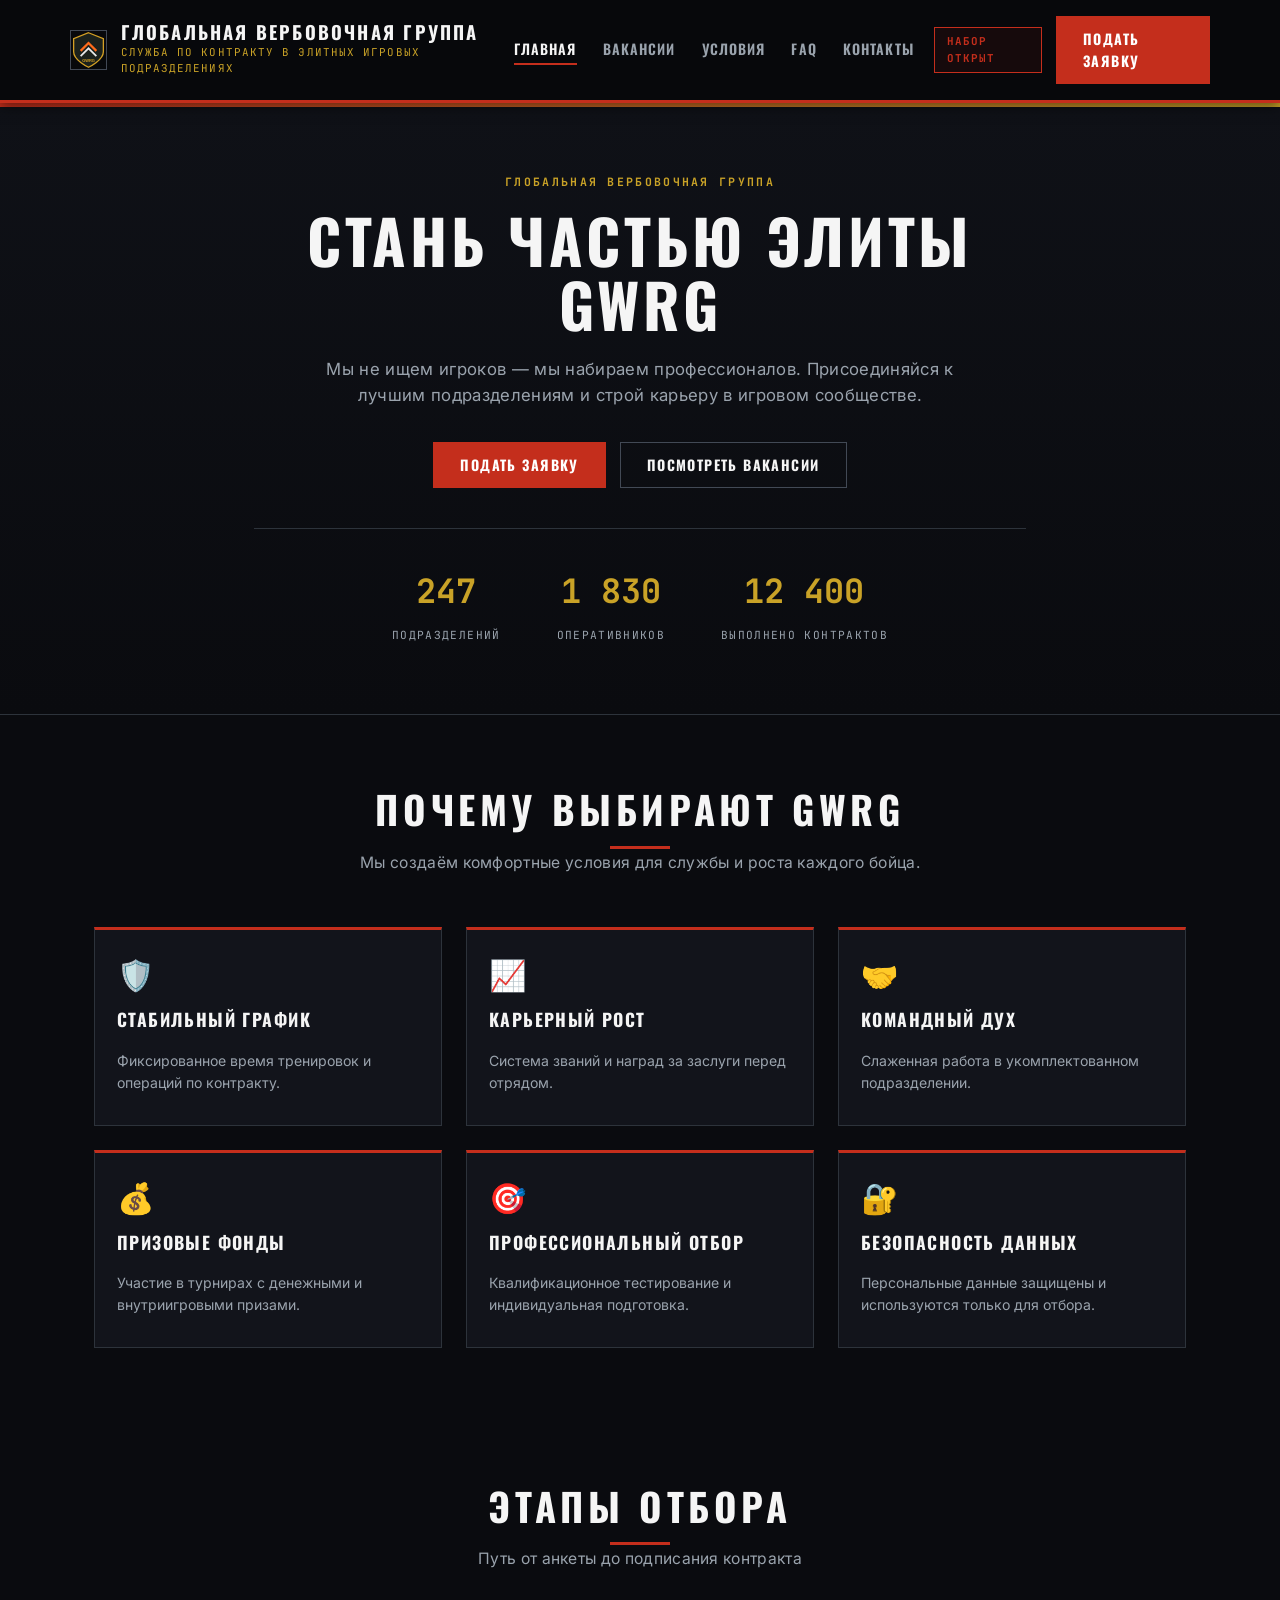
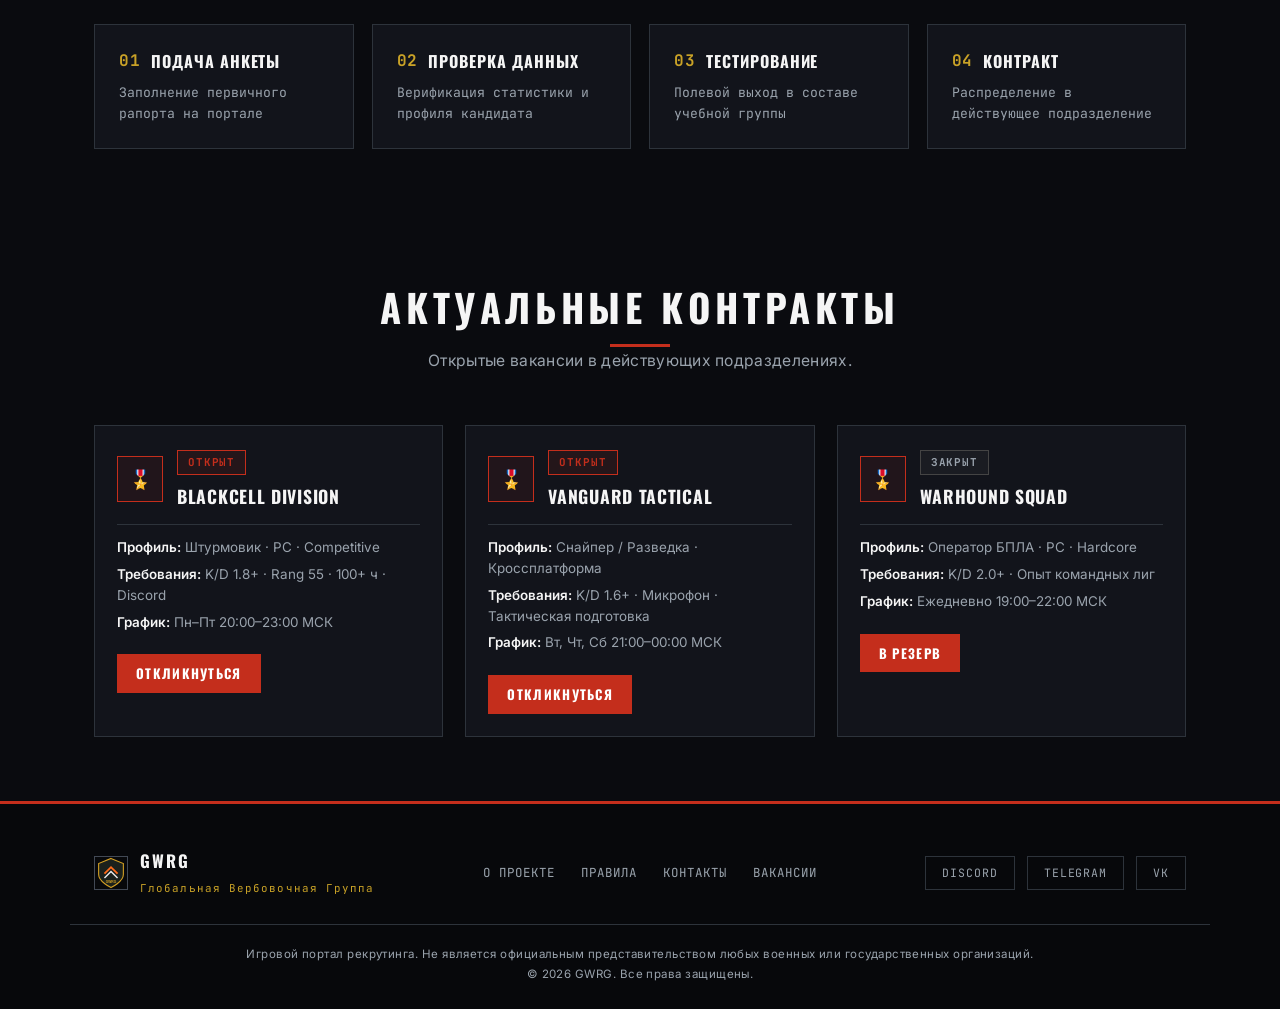
<file: index.html>
<!DOCTYPE html>
<html lang="ru">
<head>
  <meta charset="UTF-8">
  <meta name="viewport" content="width=device-width, initial-scale=1.0">
  <title>GWRG — Глобальная Вербовочная Группа</title>
  <meta name="description" content="Официальный портал набора в игровые подразделения GWRG.">
  <link rel="preconnect" href="https://fonts.googleapis.com">
  <link rel="preconnect" href="https://fonts.gstatic.com" crossorigin>
  <link href="https://fonts.googleapis.com/css2?family=Inter:wght@400;500;600;700&family=JetBrains+Mono:wght@500;700&family=Oswald:wght@500;600;700&display=swap" rel="stylesheet">
  <link rel="stylesheet" href="styles.css">
</head>
<body>

  <header class="site-header">
    <div class="container header-inner">
      <a href="index.html" class="brand-block">
        <img id="header-emblem" class="brand-emblem" src="assets/img/emblem-placeholder.svg" alt="GWRG">
        <div class="brand-titles">
          <span id="brand-title" class="brand-title">Глобальная Вербовочная Группа</span>
          <span id="brand-subtitle" class="brand-subtitle">Служба по контракту</span>
        </div>
      </a>
      <nav class="main-nav" id="main-nav">
        <ul id="nav-list" class="nav-list"></ul>
      </nav>
      <div class="header-actions">
        <span id="status-chip" class="status-chip">НАБОР ОТКРЫТ</span>
        <a href="contacts.html" class="btn btn-primary">Подать заявку</a>
        <button class="burger" id="burger-btn" aria-label="Меню">
          <span class="burger-line"></span>
          <span class="burger-line"></span>
          <span class="burger-line"></span>
        </button>
      </div>
    </div>
  </header>

  <main>
    <section class="page-hero" id="hero-section">
      <div class="container page-hero-content">
        <span class="page-kicker">ГЛОБАЛЬНАЯ ВЕРБОВОЧНАЯ ГРУППА</span>
        <h1 id="page-title" class="page-title">Стань частью элиты GWRG</h1>
        <p id="page-sub" class="page-sub">Мы не ищем игроков — мы набираем профессионалов. Присоединяйся к лучшим подразделениям и строй карьеру в игровом сообществе.</p>
        <div class="page-actions">
          <a href="contacts.html" class="btn btn-primary">Подать заявку</a>
          <a href="vacancies.html" class="btn btn-ghost">Посмотреть вакансии</a>
        </div>
        <div class="page-stats" id="hero-stats"></div>
      </div>
    </section>

    <section class="section" id="benefits-section">
      <div class="container">
        <div class="section-head">
          <h2 id="benefits-title" class="section-title">Почему выбирают GWRG</h2>
          <p id="benefits-desc" class="section-desc">Мы создаём комфортные условия для службы и роста каждого бойца.</p>
        </div>
        <div class="benefits-grid" id="benefits-grid"></div>
      </div>
    </section>

    <section class="section section-bg-light" id="stages-section">
      <div class="container">
        <div class="section-head">
          <h2 id="stages-title" class="section-title">Этапы отбора</h2>
          <p id="stages-desc" class="section-desc">Путь от анкеты до подписания контракта.</p>
        </div>
        <div class="stages-track" id="stages-track"></div>
      </div>
    </section>

    <section class="section" id="vacancies-preview-section">
      <div class="container">
        <div class="section-head">
          <h2 class="section-title">Актуальные контракты</h2>
          <p class="section-desc">Открытые вакансии в действующих подразделениях.</p>
        </div>
        <div class="vacancies-grid" id="vacancies-preview"></div>
      </div>
    </section>
  </main>

  <footer class="site-footer">
    <div class="container footer-inner">
      <div class="footer-brand">
        <img id="footer-emblem" src="assets/img/emblem-placeholder.svg" alt="GWRG">
        <div>
          <strong id="footer-brand">GWRG</strong>
          <span id="footer-brand-sub"></span>
        </div>
      </div>
      <nav class="footer-nav" id="footer-nav"></nav>
      <div class="footer-socials" id="footer-socials"></div>
    </div>
    <div class="footer-bottom">
      <div class="container">
        <p id="footer-disclaimer" class="disclaimer"></p>
        <p id="footer-copyright"></p>
      </div>
    </div>
  </footer>

  <script src="app.js"></script>
</body>
</html>
</file>
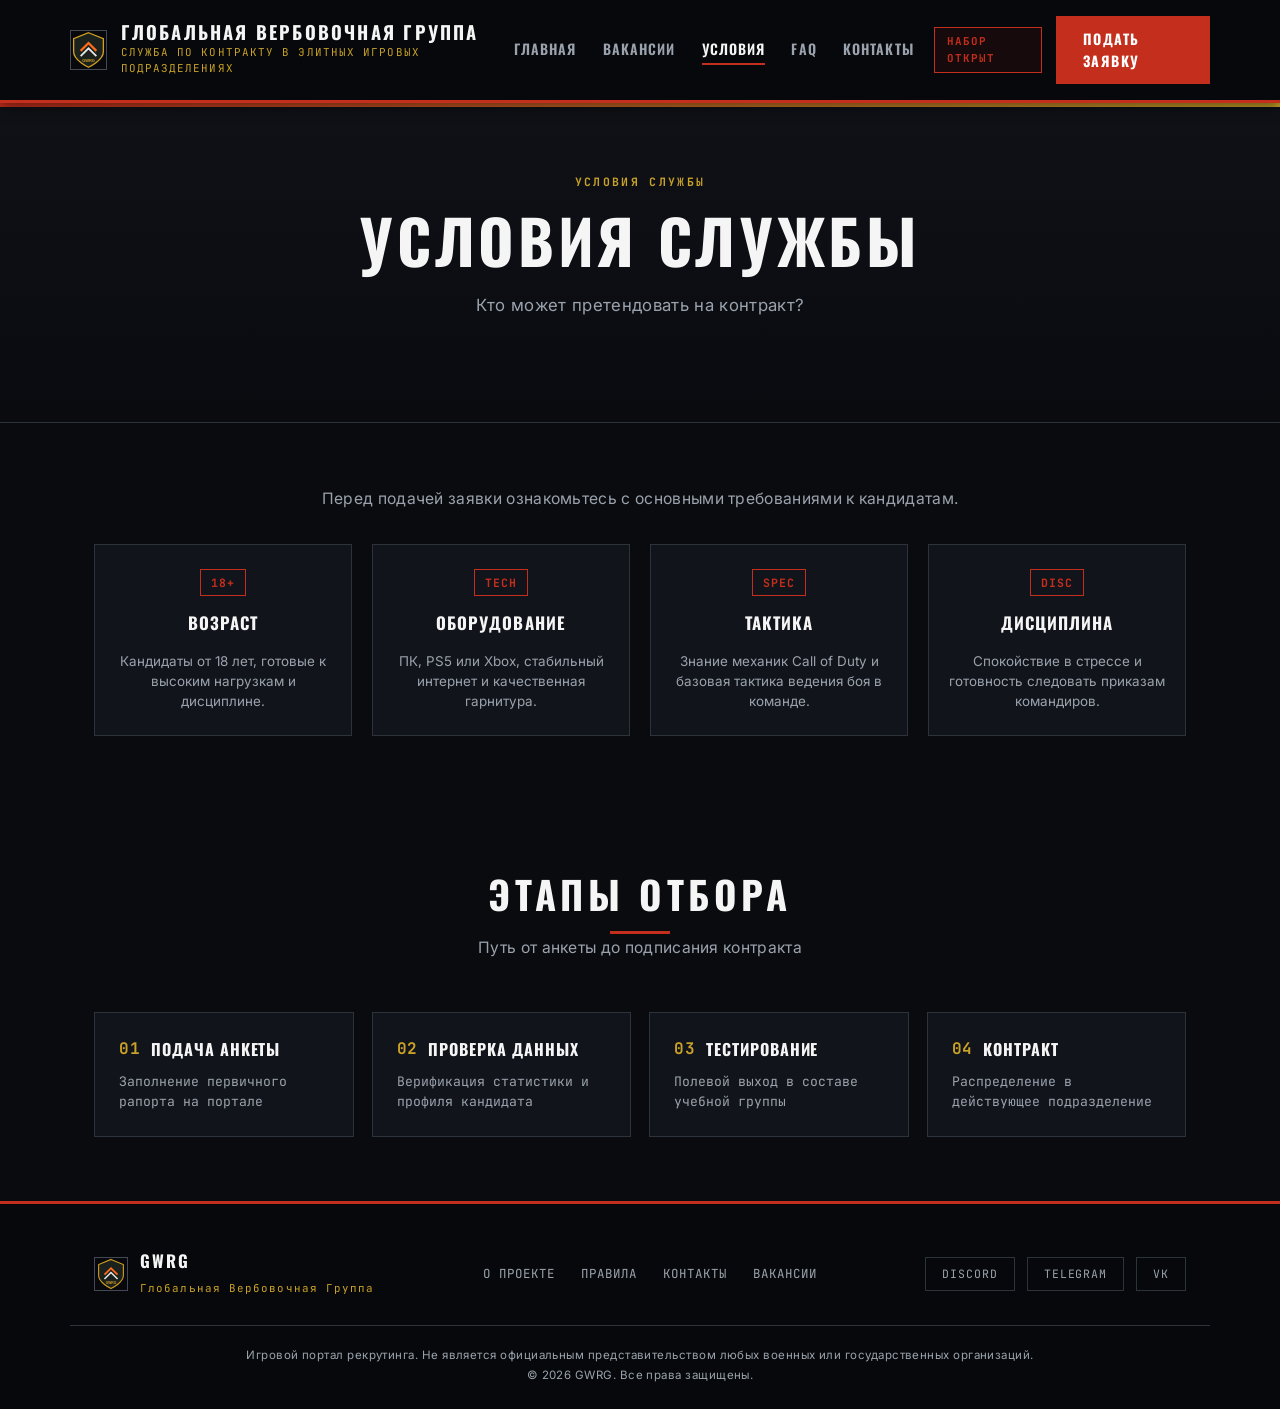
<file: conditions.html>
<!DOCTYPE html>
<html lang="ru">
<head>
  <meta charset="UTF-8">
  <meta name="viewport" content="width=device-width, initial-scale=1.0">
  <title>Условия — GWRG</title>
  <meta name="description" content="Условия службы в подразделениях GWRG.">
  <link rel="preconnect" href="https://fonts.googleapis.com">
  <link rel="preconnect" href="https://fonts.gstatic.com" crossorigin>
  <link href="https://fonts.googleapis.com/css2?family=Inter:wght@400;500;600;700&family=JetBrains+Mono:wght@500;700&family=Oswald:wght@500;600;700&display=swap" rel="stylesheet">
  <link rel="stylesheet" href="styles.css">
</head>
<body>

  <header class="site-header">
    <div class="container header-inner">
      <a href="index.html" class="brand-block">
        <img id="header-emblem" class="brand-emblem" src="assets/img/emblem-placeholder.svg" alt="GWRG">
        <div class="brand-titles">
          <span id="brand-title" class="brand-title">Глобальная Вербовочная Группа</span>
          <span id="brand-subtitle" class="brand-subtitle">Служба по контракту</span>
        </div>
      </a>
      <nav class="main-nav" id="main-nav">
        <ul id="nav-list" class="nav-list"></ul>
      </nav>
      <div class="header-actions">
        <span id="status-chip" class="status-chip">НАБОР ОТКРЫТ</span>
        <a href="contacts.html" class="btn btn-primary">Подать заявку</a>
        <button class="burger" id="burger-btn" aria-label="Меню">
          <span class="burger-line"></span>
          <span class="burger-line"></span>
          <span class="burger-line"></span>
        </button>
      </div>
    </div>
  </header>

  <main>
    <section class="page-hero">
      <div class="container page-hero-content">
        <span class="page-kicker">УСЛОВИЯ СЛУЖБЫ</span>
        <h1 id="page-title" class="page-title">Условия службы</h1>
        <p id="page-sub" class="page-sub">Кто может претендовать на контракт?</p>
      </div>
    </section>

    <section class="section">
      <div class="container">
        <p id="conditions-intro" class="section-desc" style="text-align:center; max-width:640px; margin:0 auto 32px;"></p>
        <div class="conditions-grid" id="conditions-grid"></div>
      </div>
    </section>

    <section class="section section-bg-light">
      <div class="container">
        <div class="section-head">
          <h2 id="stages-title" class="section-title">Этапы отбора</h2>
          <p id="stages-desc" class="section-desc">Путь от анкеты до подписания контракта.</p>
        </div>
        <div class="stages-track" id="stages-track"></div>
      </div>
    </section>
  </main>

  <footer class="site-footer">
    <div class="container footer-inner">
      <div class="footer-brand">
        <img id="footer-emblem" src="assets/img/emblem-placeholder.svg" alt="GWRG">
        <div>
          <strong id="footer-brand">GWRG</strong>
          <span id="footer-brand-sub"></span>
        </div>
      </div>
      <nav class="footer-nav" id="footer-nav"></nav>
      <div class="footer-socials" id="footer-socials"></div>
    </div>
    <div class="footer-bottom">
      <div class="container">
        <p id="footer-disclaimer"></p>
        <p id="footer-copyright"></p>
      </div>
    </div>
  </footer>

  <script src="app.js"></script>
</body>
</html>
</file>
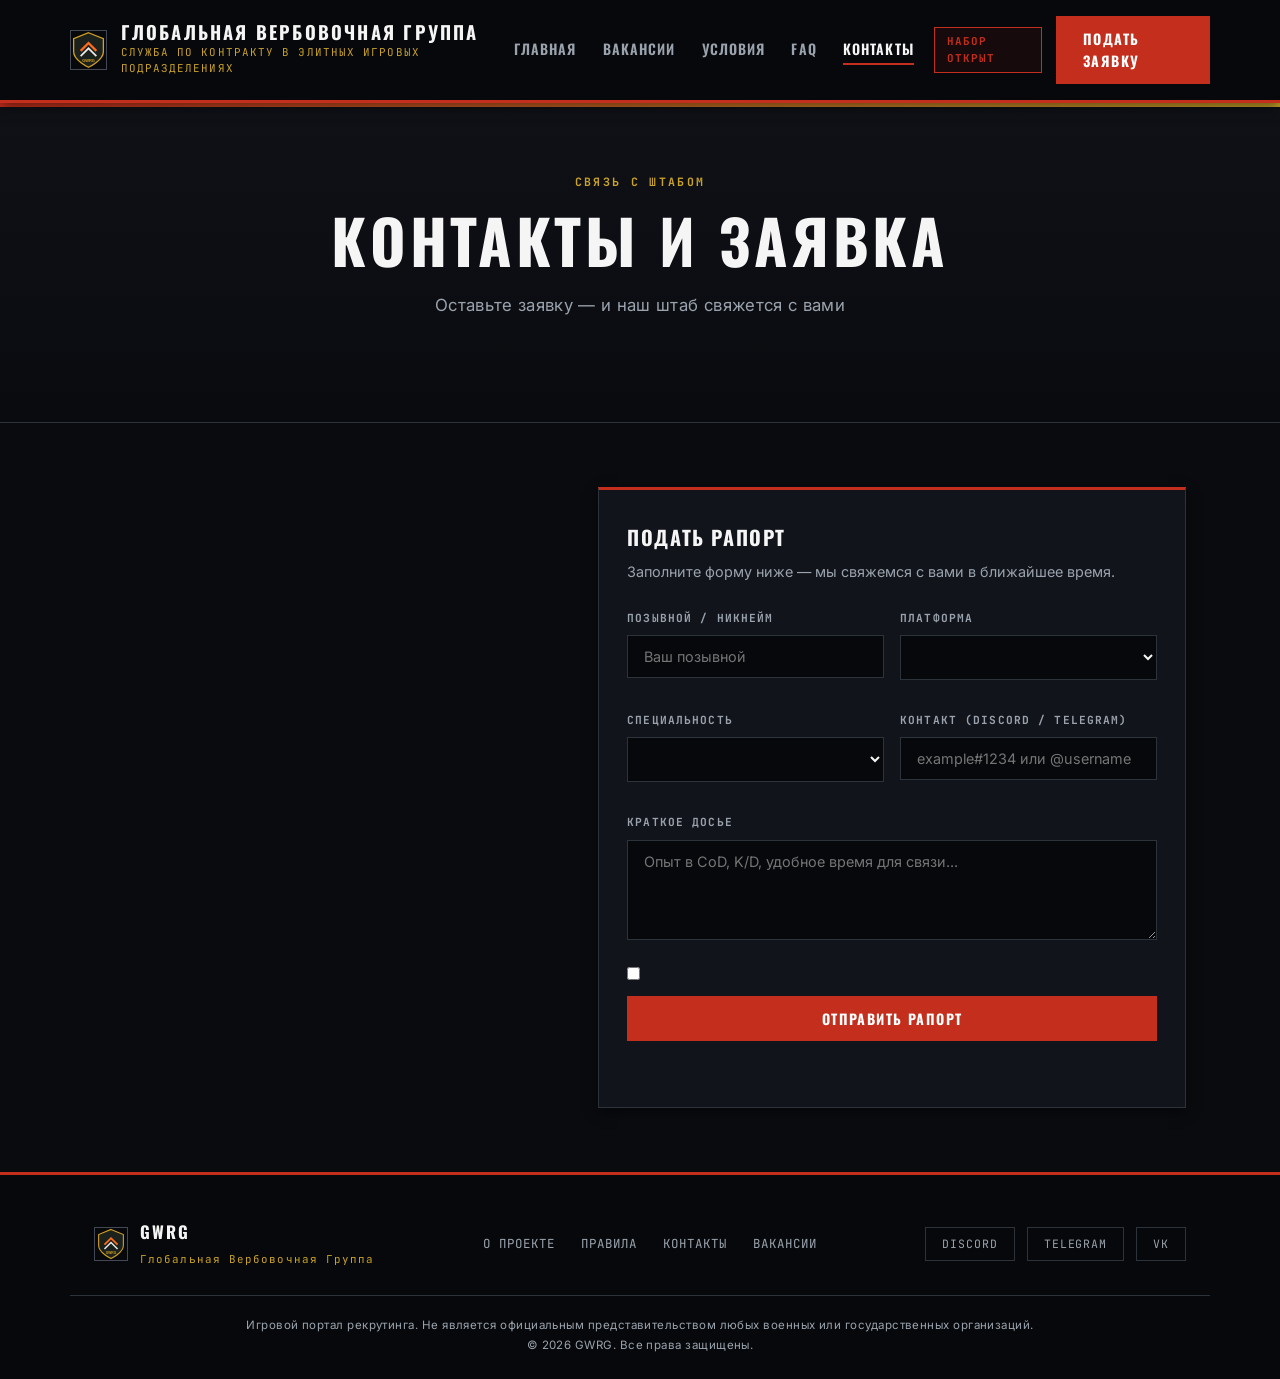
<file: contacts.html>
<!DOCTYPE html>
<html lang="ru">
<head>
  <meta charset="UTF-8">
  <meta name="viewport" content="width=device-width, initial-scale=1.0">
  <title>Контакты — GWRG</title>
  <meta name="description" content="Контакты и форма подачи заявки GWRG.">
  <link rel="preconnect" href="https://fonts.googleapis.com">
  <link rel="preconnect" href="https://fonts.gstatic.com" crossorigin>
  <link href="https://fonts.googleapis.com/css2?family=Inter:wght@400;500;600;700&family=JetBrains+Mono:wght@500;700&family=Oswald:wght@500;600;700&display=swap" rel="stylesheet">
  <link rel="stylesheet" href="styles.css">
</head>
<body>

  <header class="site-header">
    <div class="container header-inner">
      <a href="index.html" class="brand-block">
        <img id="header-emblem" class="brand-emblem" src="assets/img/emblem-placeholder.svg" alt="GWRG">
        <div class="brand-titles">
          <span id="brand-title" class="brand-title">Глобальная Вербовочная Группа</span>
          <span id="brand-subtitle" class="brand-subtitle">Служба по контракту</span>
        </div>
      </a>
      <nav class="main-nav" id="main-nav">
        <ul id="nav-list" class="nav-list"></ul>
      </nav>
      <div class="header-actions">
        <span id="status-chip" class="status-chip">НАБОР ОТКРЫТ</span>
        <a href="contacts.html" class="btn btn-primary">Подать заявку</a>
        <button class="burger" id="burger-btn" aria-label="Меню">
          <span class="burger-line"></span>
          <span class="burger-line"></span>
          <span class="burger-line"></span>
        </button>
      </div>
    </div>
  </header>

  <main>
    <section class="page-hero">
      <div class="container page-hero-content">
        <span class="page-kicker">СВЯЗЬ С ШТАБОМ</span>
        <h1 id="page-title" class="page-title">Контакты и заявка</h1>
        <p id="page-sub" class="page-sub">Оставьте заявку — и наш штаб свяжется с вами.</p>
      </div>
    </section>

    <section class="section">
      <div class="container contacts-inner">
        <div class="contact-info">
          <p id="contacts-intro" class="section-desc" style="margin-bottom:24px;"></p>
          <div id="channels-list" class="channels-list"></div>
        </div>
        <div class="contact-form-card">
          <h3 id="form-title" class="form-title">Подать рапорт</h3>
          <p id="form-subtitle" class="form-subtitle">Заполните форму ниже — мы свяжемся с вами в ближайшее время.</p>
          <form id="recruitment-form" class="recruitment-form">
            <div class="form-row">
              <div class="form-group">
                <label class="form-label" id="label-callsign">Позывной / никнейм</label>
                <input id="field-callsign" class="form-control" type="text" required placeholder="Ваш позывной">
              </div>
              <div class="form-group">
                <label class="form-label" id="label-platform">Платформа</label>
                <select id="field-platform" class="form-control"></select>
              </div>
            </div>
            <div class="form-row">
              <div class="form-group">
                <label class="form-label" id="label-specialty">Специальность</label>
                <select id="field-specialty" class="form-control"></select>
              </div>
              <div class="form-group">
                <label class="form-label" id="label-contact">Контакт (Discord / Telegram)</label>
                <input id="field-contact" class="form-control" type="text" required placeholder="example#1234 или @username">
              </div>
            </div>
            <div class="form-group">
              <label class="form-label" id="label-message">Краткое досье</label>
              <textarea id="field-message" class="form-control" rows="4" placeholder="Опыт в CoD, K/D, удобное время для связи..."></textarea>
            </div>
            <label class="form-check">
              <input type="checkbox" required>
              <span id="check-consent"></span>
            </label>
            <button type="submit" class="btn btn-primary btn-block" id="form-submit-btn">Отправить рапорт</button>
            <div class="form-status" id="form-status"></div>
          </form>
        </div>
      </div>
    </section>
  </main>

  <footer class="site-footer">
    <div class="container footer-inner">
      <div class="footer-brand">
        <img id="footer-emblem" src="assets/img/emblem-placeholder.svg" alt="GWRG">
        <div>
          <strong id="footer-brand">GWRG</strong>
          <span id="footer-brand-sub"></span>
        </div>
      </div>
      <nav class="footer-nav" id="footer-nav"></nav>
      <div class="footer-socials" id="footer-socials"></div>
    </div>
    <div class="footer-bottom">
      <div class="container">
        <p id="footer-disclaimer"></p>
        <p id="footer-copyright"></p>
      </div>
    </div>
  </footer>

  <script src="app.js"></script>
</body>
</html>
</file>
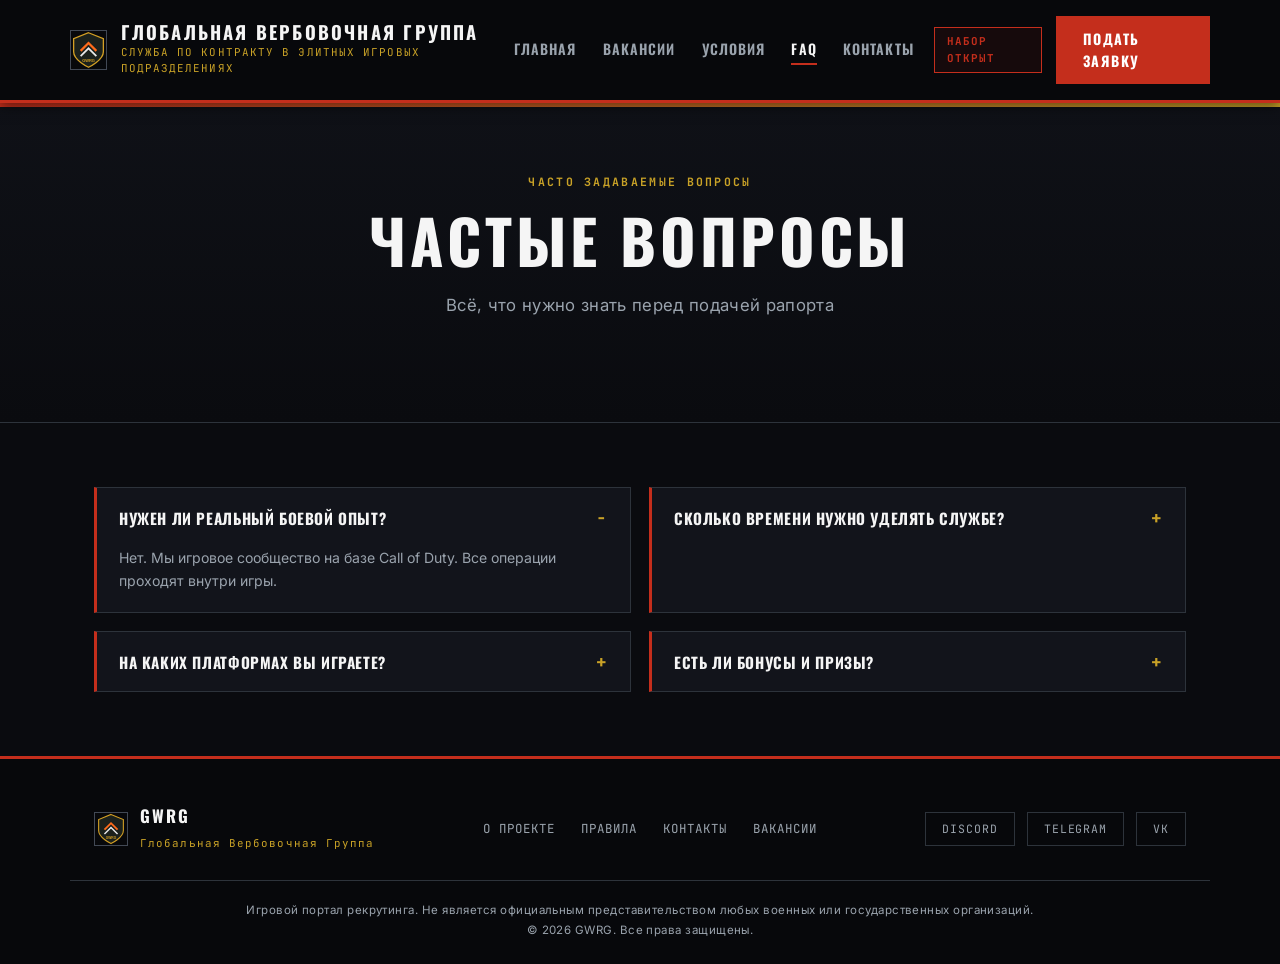
<file: faq.html>
<!DOCTYPE html>
<html lang="ru">
<head>
  <meta charset="UTF-8">
  <meta name="viewport" content="width=device-width, initial-scale=1.0">
  <title>FAQ — GWRG</title>
  <meta name="description" content="Часто задаваемые вопросы о службе в GWRG.">
  <link rel="preconnect" href="https://fonts.googleapis.com">
  <link rel="preconnect" href="https://fonts.gstatic.com" crossorigin>
  <link href="https://fonts.googleapis.com/css2?family=Inter:wght@400;500;600;700&family=JetBrains+Mono:wght@500;700&family=Oswald:wght@500;600;700&display=swap" rel="stylesheet">
  <link rel="stylesheet" href="styles.css">
</head>
<body>

  <header class="site-header">
    <div class="container header-inner">
      <a href="index.html" class="brand-block">
        <img id="header-emblem" class="brand-emblem" src="assets/img/emblem-placeholder.svg" alt="GWRG">
        <div class="brand-titles">
          <span id="brand-title" class="brand-title">Глобальная Вербовочная Группа</span>
          <span id="brand-subtitle" class="brand-subtitle">Служба по контракту</span>
        </div>
      </a>
      <nav class="main-nav" id="main-nav">
        <ul id="nav-list" class="nav-list"></ul>
      </nav>
      <div class="header-actions">
        <span id="status-chip" class="status-chip">НАБОР ОТКРЫТ</span>
        <a href="contacts.html" class="btn btn-primary">Подать заявку</a>
        <button class="burger" id="burger-btn" aria-label="Меню">
          <span class="burger-line"></span>
          <span class="burger-line"></span>
          <span class="burger-line"></span>
        </button>
      </div>
    </div>
  </header>

  <main>
    <section class="page-hero">
      <div class="container page-hero-content">
        <span class="page-kicker">ЧАСТО ЗАДАВАЕМЫЕ ВОПРОСЫ</span>
        <h1 id="page-title" class="page-title">FAQ</h1>
        <p id="page-sub" class="page-sub">Всё, что нужно знать перед подачей рапорта.</p>
      </div>
    </section>

    <section class="section">
      <div class="container">
        <div class="faq-grid" id="faq-grid"></div>
      </div>
    </section>
  </main>

  <footer class="site-footer">
    <div class="container footer-inner">
      <div class="footer-brand">
        <img id="footer-emblem" src="assets/img/emblem-placeholder.svg" alt="GWRG">
        <div>
          <strong id="footer-brand">GWRG</strong>
          <span id="footer-brand-sub"></span>
        </div>
      </div>
      <nav class="footer-nav" id="footer-nav"></nav>
      <div class="footer-socials" id="footer-socials"></div>
    </div>
    <div class="footer-bottom">
      <div class="container">
        <p id="footer-disclaimer"></p>
        <p id="footer-copyright"></p>
      </div>
    </div>
  </footer>

  <script src="app.js"></script>
</body>
</html>
</file>
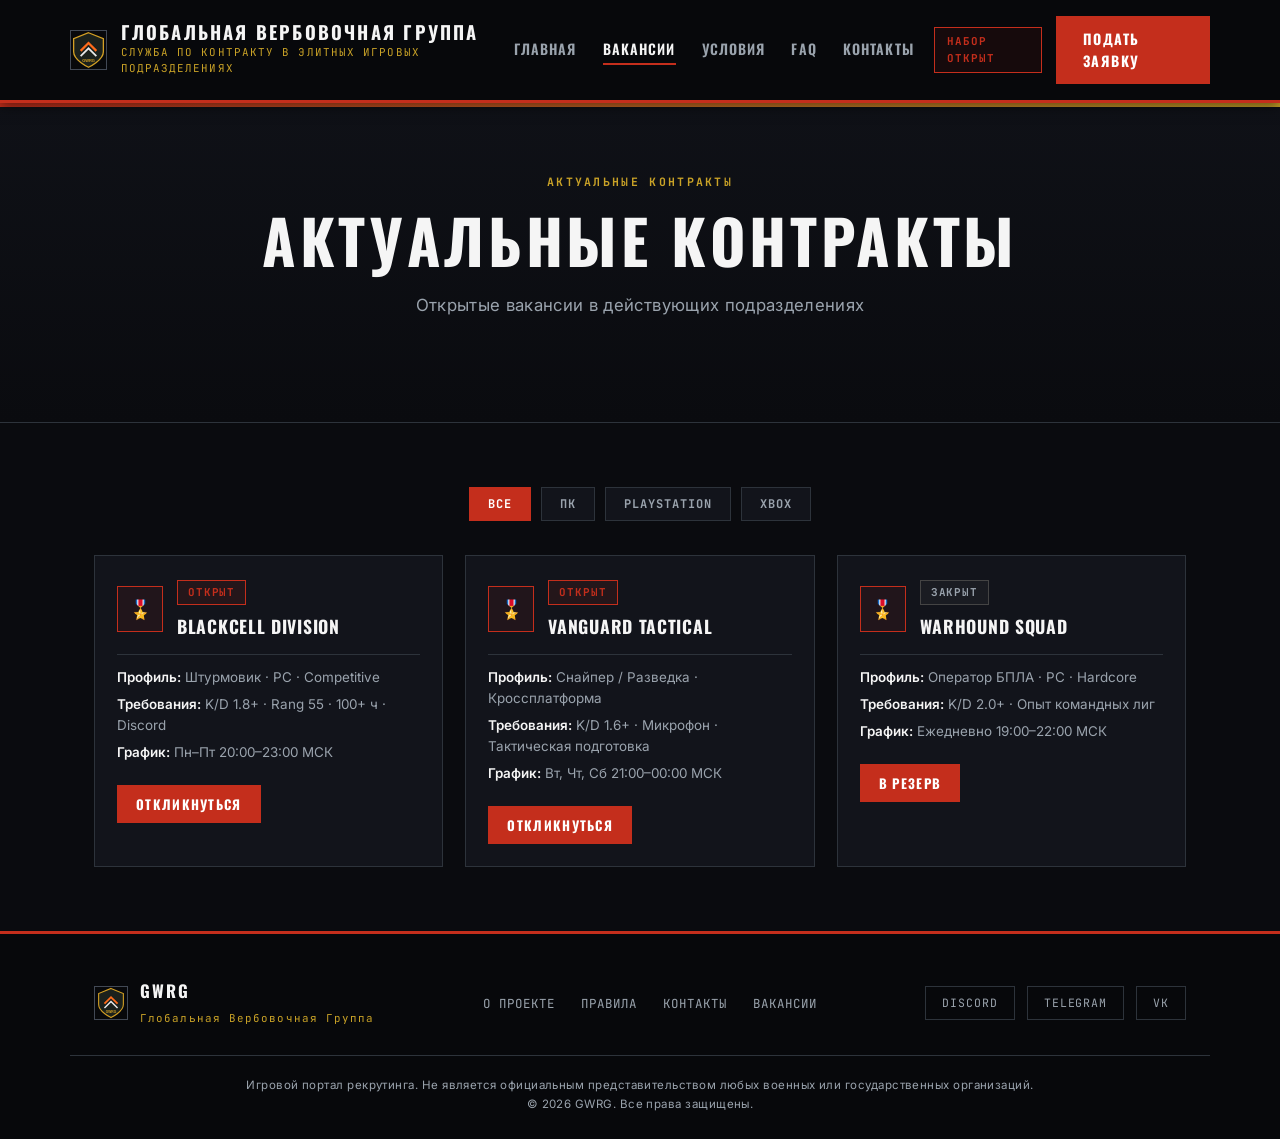
<file: vacancies.html>
<!DOCTYPE html>
<html lang="ru">
<head>
  <meta charset="UTF-8">
  <meta name="viewport" content="width=device-width, initial-scale=1.0">
  <title>Вакансии — GWRG</title>
  <meta name="description" content="Актуальные контракты в подразделениях GWRG.">
  <link rel="preconnect" href="https://fonts.googleapis.com">
  <link rel="preconnect" href="https://fonts.gstatic.com" crossorigin>
  <link href="https://fonts.googleapis.com/css2?family=Inter:wght@400;500;600;700&family=JetBrains+Mono:wght@500;700&family=Oswald:wght@500;600;700&display=swap" rel="stylesheet">
  <link rel="stylesheet" href="styles.css">
</head>
<body>

  <header class="site-header">
    <div class="container header-inner">
      <a href="index.html" class="brand-block">
        <img id="header-emblem" class="brand-emblem" src="assets/img/emblem-placeholder.svg" alt="GWRG">
        <div class="brand-titles">
          <span id="brand-title" class="brand-title">Глобальная Вербовочная Группа</span>
          <span id="brand-subtitle" class="brand-subtitle">Служба по контракту</span>
        </div>
      </a>
      <nav class="main-nav" id="main-nav">
        <ul id="nav-list" class="nav-list"></ul>
      </nav>
      <div class="header-actions">
        <span id="status-chip" class="status-chip">НАБОР ОТКРЫТ</span>
        <a href="contacts.html" class="btn btn-primary">Подать заявку</a>
        <button class="burger" id="burger-btn" aria-label="Меню">
          <span class="burger-line"></span>
          <span class="burger-line"></span>
          <span class="burger-line"></span>
        </button>
      </div>
    </div>
  </header>

  <main>
    <section class="page-hero">
      <div class="container page-hero-content">
        <span class="page-kicker">АКТУАЛЬНЫЕ КОНТРАКТЫ</span>
        <h1 id="page-title" class="page-title">Вакансии</h1>
        <p id="page-sub" class="page-sub">Открытые вакансии в действующих подразделениях.</p>
      </div>
    </section>

    <section class="section">
      <div class="container">
        <div id="vacancy-filters" class="vacancy-filters"></div>
        <div class="vacancies-grid" id="vacancies-grid"></div>
      </div>
    </section>
  </main>

  <footer class="site-footer">
    <div class="container footer-inner">
      <div class="footer-brand">
        <img id="footer-emblem" src="assets/img/emblem-placeholder.svg" alt="GWRG">
        <div>
          <strong id="footer-brand">GWRG</strong>
          <span id="footer-brand-sub"></span>
        </div>
      </div>
      <nav class="footer-nav" id="footer-nav"></nav>
      <div class="footer-socials" id="footer-socials"></div>
    </div>
    <div class="footer-bottom">
      <div class="container">
        <p id="footer-disclaimer"></p>
        <p id="footer-copyright"></p>
      </div>
    </div>
  </footer>

  <script src="app.js"></script>
</body>
</html>
</file>
<file: styles.css>
/* GWRG — French Foreign Legion Style */
/* Тёмный военный стиль: чёрный/тёмно-синий, белый, красный легиона, золото */
:root {
  --bg: #0a0b0f;
  --bg-dark: #07080b;
  --bg-card: #12141b;
  --bg-card-hover: #191d27;
  --text: #f5f5f5;
  --text-muted: #9aa3ad;
  --accent-red: #c42e1c;
  --accent-red-dark: #9d2516;
  --accent-gold: #c9a227;
  --border: #2d333b;
  --border-line: #424955;
  --font-head: 'Oswald', 'Arial Narrow', sans-serif;
  --font-body: 'Inter', -apple-system, BlinkMacSystemFont, 'Segoe UI', Roboto, sans-serif;
  --font-mono: 'JetBrains Mono', 'Courier New', monospace;
  --radius: 0;
  --shadow: 0 4px 12px rgba(0,0,0,0.5);
}

*, *::before, *::after { box-sizing: border-box; margin: 0; padding: 0; }

html { scroll-behavior: smooth; font-size: 16px; }

body {
  font-family: var(--font-body);
  background-color: var(--bg);
  color: var(--text);
  line-height: 1.55;
  -webkit-font-smoothing: antialiased;
}

img { max-width: 100%; display: block; }
a { color: inherit; text-decoration: none; }

.container {
  width: 100%;
  max-width: 1140px;
  margin: 0 auto;
  padding: 0 24px;
}

/* ===== Header ===== */
.site-header {
  background-color: var(--bg-dark);
  border-bottom: 3px solid var(--accent-red);
  position: sticky;
  top: 0;
  z-index: 1000;
  box-shadow: var(--shadow);
}

.header-inner {
  display: flex;
  align-items: center;
  justify-content: space-between;
  gap: 20px;
  padding: 16px 0;
}

.brand-block { display: flex; align-items: center; gap: 14px; }

.brand-emblem { width: 40px; height: 40px; object-fit: contain; border: 1px solid var(--border-line); }

.brand-titles { display: flex; flex-direction: column; }

.brand-title {
  font-family: var(--font-head);
  font-size: 1.15rem;
  font-weight: 700;
  letter-spacing: 0.12em;
  text-transform: uppercase;
  color: var(--text);
  line-height: 1.1;
}

.brand-subtitle {
  font-family: var(--font-mono);
  font-size: 0.68rem;
  color: var(--accent-gold);
  letter-spacing: 0.1em;
  text-transform: uppercase;
  margin-top: 1px;
}

.main-nav { display: flex; align-items: center; gap: 26px; }
.nav-list { display: flex; gap: 26px; list-style: none; }

.main-nav a {
  font-family: var(--font-head);
  font-size: 0.88rem;
  font-weight: 600;
  letter-spacing: 0.08em;
  text-transform: uppercase;
  color: var(--text-muted);
  border-bottom: 2px solid transparent;
  padding-bottom: 4px;
  transition: all 0.2s;
  white-space: nowrap;
}

.main-nav a:hover { color: var(--text); border-bottom-color: var(--accent-red); }
.main-nav a.active { color: var(--text); border-bottom-color: var(--accent-red); }

.status-chip {
  font-family: var(--font-mono);
  font-size: 0.68rem;
  font-weight: 700;
  letter-spacing: 0.1em;
  text-transform: uppercase;
  color: var(--accent-red);
  border: 1px solid var(--accent-red);
  background: rgba(196, 46, 28, 0.08);
  padding: 5px 12px;
}

.header-actions { display: flex; align-items: center; gap: 14px; }

.btn {
  display: inline-flex;
  align-items: center;
  justify-content: center;
  font-family: var(--font-head);
  font-weight: 700;
  letter-spacing: 0.1em;
  text-transform: uppercase;
  border-radius: 0;
  border: 1px solid transparent;
  cursor: pointer;
  transition: all 0.2s;
  font-size: 0.88rem;
}

.btn-primary {
  background-color: var(--accent-red);
  border-color: var(--accent-red);
  color: #ffffff;
  padding: 11px 26px;
}

.btn-primary:hover {
  background-color: var(--accent-red-dark);
  border-color: var(--accent-red-dark);
  transform: translateY(-1px);
}

.btn-ghost {
  background: transparent;
  border-color: var(--border-line);
  color: var(--text);
  padding: 11px 26px;
}

.btn-ghost:hover {
  border-color: var(--accent-red);
  color: var(--accent-red);
}

.btn-block { width: 100%; }

.burger {
  display: none;
  background: none;
  border: 1px solid var(--border-line);
  color: var(--text);
  padding: 6px 10px;
  cursor: pointer;
  gap: 4px;
  flex-direction: column;
}

.burger-line {
  width: 20px;
  height: 2px;
  background-color: currentColor;
  border-radius: 0;
}

/* ===== Page Hero ===== */
.page-hero {
  position: relative;
  background: linear-gradient(180deg, #0f1117 0%, #0a0b0f 100%);
  border-bottom: 1px solid var(--border);
  padding: 70px 0;
  text-align: center;
  overflow: hidden;
}

.page-hero::before {
  content: '';
  position: absolute;
  top: 0; left: 0; right: 0; height: 4px;
  background: linear-gradient(90deg, var(--accent-red), var(--accent-gold));
  z-index: 2;
}

.page-hero-content { position: relative; z-index: 2; max-width: 820px; margin: 0 auto; }

.page-kicker {
  font-family: var(--font-mono);
  font-size: 0.72rem;
  font-weight: 700;
  letter-spacing: 0.2em;
  text-transform: uppercase;
  color: var(--accent-gold);
  display: block;
  margin-bottom: 18px;
}

.page-title {
  font-family: var(--font-head);
  font-size: clamp(2.2rem, 5vw, 3.8rem);
  font-weight: 700;
  letter-spacing: 0.06em;
  text-transform: uppercase;
  color: var(--text);
  margin-bottom: 20px;
  line-height: 1.05;
}

.page-sub {
  font-size: 1.05rem;
  color: var(--text-muted);
  margin-bottom: 34px;
  max-width: 640px;
  margin-left: auto;
  margin-right: auto;
  letter-spacing: 0.02em;
}

.page-actions {
  display: flex;
  gap: 14px;
  justify-content: center;
  flex-wrap: wrap;
  margin-bottom: 40px;
}

.page-stats {
  display: flex;
  justify-content: center;
  gap: 56px;
  margin-top: 36px;
  padding-top: 36px;
  border-top: 1px solid var(--border);
}

.stat-box { display: flex; flex-direction: column; align-items: center; gap: 10px; }

.stat-value {
  font-family: var(--font-mono);
  font-size: 2.1rem;
  font-weight: 700;
  color: var(--accent-gold);
}

.stat-label {
  font-family: var(--font-mono);
  font-size: 0.7rem;
  color: var(--text-muted);
  letter-spacing: 0.12em;
  text-transform: uppercase;
}

/* ===== Sections ===== */
.section { padding: 64px 0; }
.section-bg { background-color: var(--bg-card); }

.section-head { text-align: center; margin-bottom: 52px; }

.section-title {
  font-family: var(--font-head);
  font-size: clamp(1.7rem, 3vw, 2.5rem);
  font-weight: 700;
  letter-spacing: 0.12em;
  text-transform: uppercase;
  color: var(--text);
  margin-bottom: 12px;
  position: relative;
  display: inline-block;
}

.section-title::after {
  content: '';
  position: absolute;
  bottom: -10px;
  left: 50%;
  transform: translateX(-50%);
  width: 60px;
  height: 3px;
  background: var(--accent-red);
}

.section-desc {
  font-size: 0.98rem;
  color: var(--text-muted);
  max-width: 700px;
  margin: 0 auto;
  letter-spacing: 0.02em;
}

/* ===== Benefits Grid ===== */
.benefits-grid {
  display: grid;
  grid-template-columns: repeat(3, minmax(0, 1fr));
  gap: 24px;
}

.benefit-card {
  background: var(--bg-card);
  border: 1px solid var(--border);
  border-top: 3px solid var(--accent-red);
  padding: 30px 22px;
  display: flex;
  flex-direction: column;
  gap: 16px;
  transition: all 0.2s;
}

.benefit-card:hover {
  border-color: var(--accent-red);
  background: var(--bg-card-hover);
}

.benefit-icon { font-size: 30px; line-height: 1; }

.benefit-card h3 {
  font-family: var(--font-head);
  font-size: 1.1rem;
  font-weight: 700;
  letter-spacing: 0.08em;
  text-transform: uppercase;
  color: var(--text);
}

.benefit-card p {
  font-size: 0.88rem;
  color: var(--text-muted);
  line-height: 1.6;
}

/* ===== Conditions ===== */
.conditions-grid {
  display: grid;
  grid-template-columns: repeat(4, minmax(0, 1fr));
  gap: 20px;
}

.condition-card {
  background: var(--bg-card);
  border: 1px solid var(--border);
  border-radius: 0;
  padding: 24px 18px;
  display: flex;
  flex-direction: column;
  align-items: center;
  text-align: center;
  gap: 14px;
  transition: border-color 0.2s;
}

.condition-card:hover { border-color: var(--accent-red); }

.condition-code {
  font-family: var(--font-mono);
  font-size: 0.72rem;
  font-weight: 700;
  letter-spacing: 0.1em;
  text-transform: uppercase;
  color: var(--accent-red);
  border: 1px solid var(--accent-red);
  padding: 4px 10px;
}

.condition-card h3 {
  font-family: var(--font-head);
  font-size: 1.05rem;
  font-weight: 700;
  letter-spacing: 0.06em;
  text-transform: uppercase;
  color: var(--text);
}

.condition-card p {
  font-size: 0.84rem;
  color: var(--text-muted);
  line-height: 1.5;
}

/* ===== Stages ===== */
.stages-track {
  display: grid;
  grid-template-columns: repeat(4, minmax(0, 1fr));
  gap: 18px;
}

.stage-step {
  background: var(--bg-card);
  border: 1px solid var(--border);
  padding: 24px;
  display: flex;
  flex-direction: column;
  gap: 10px;
  transition: border-color 0.2s;
  position: relative;
}

.stage-step::before {
  content: '';
  position: absolute;
  top: 0; left: 0; width: 3px; height: 100%;
  background: var(--accent-red);
  opacity: 0;
  transition: opacity 0.2s;
}

.stage-step:hover {
  border-color: var(--accent-red);
  background: var(--bg-card-hover);
}

.stage-step:hover::before { opacity: 1; }

.stage-head {
  font-family: var(--font-head);
  font-size: 1rem;
  font-weight: 700;
  letter-spacing: 0.06em;
  text-transform: uppercase;
  color: var(--text);
  display: flex;
  align-items: center;
  gap: 10px;
}

.stage-head span {
  font-family: var(--font-mono);
  color: var(--accent-gold);
}

.stage-detail {
  font-size: 0.82rem;
  color: var(--text-muted);
  font-family: var(--font-mono);
}

/* ===== Vacancies ===== */
.vacancy-filters {
  display: flex;
  gap: 10px;
  flex-wrap: wrap;
  margin-bottom: 34px;
  justify-content: center;
}

.filter-chip {
  font-family: var(--font-mono);
  font-size: 0.75rem;
  font-weight: 700;
  letter-spacing: 0.08em;
  text-transform: uppercase;
  color: var(--text-muted);
  background: var(--bg-card);
  border: 1px solid var(--border);
  padding: 8px 18px;
  cursor: pointer;
  transition: all 0.2s;
}

.filter-chip.active {
  background: var(--accent-red);
  color: #ffffff;
  border-color: var(--accent-red);
}

.filter-chip:hover:not(.active) { border-color: var(--accent-red); color: var(--text); }

.vacancies-grid {
  display: grid;
  grid-template-columns: repeat(3, minmax(0, 1fr));
  gap: 22px;
}

.vacancy-card {
  background: var(--bg-card);
  border: 1px solid var(--border);
  padding: 22px;
  display: flex;
  flex-direction: column;
  gap: 14px;
  transition: all 0.2s;
}

.vacancy-card:hover {
  border-color: var(--accent-red);
  background: var(--bg-card-hover);
}

.vacancy-header { display: flex; align-items: center; gap: 14px; }

.vacancy-icon {
  width: 46px;
  height: 46px;
  background: rgba(196, 46, 28, 0.08);
  border: 1px solid var(--accent-red);
  color: var(--accent-red);
  display: flex;
  align-items: center;
  justify-content: center;
  font-size: 1.15rem;
  flex-shrink: 0;
}

.vacancy-info { flex: 1; }

.vacancy-status {
  font-family: var(--font-mono);
  font-size: 0.68rem;
  font-weight: 700;
  letter-spacing: 0.08em;
  text-transform: uppercase;
  padding: 3px 10px;
  margin-bottom: 8px;
  display: inline-block;
}

.vacancy-status.open {
  background: rgba(196, 46, 28, 0.1);
  color: var(--accent-red);
  border: 1px solid var(--accent-red);
}

.vacancy-status.closed {
  background: rgba(100, 100, 100, 0.1);
  color: var(--text-muted);
  border: 1px solid #444;
}

.vacancy-name {
  font-family: var(--font-head);
  font-size: 1.1rem;
  font-weight: 700;
  letter-spacing: 0.04em;
  text-transform: uppercase;
  color: var(--text);
}

.vacancy-meta {
  display: flex;
  flex-direction: column;
  gap: 6px;
  font-size: 0.84rem;
  color: var(--text-muted);
  border-top: 1px solid var(--border);
  padding-top: 12px;
}

.vacancy-meta strong { color: var(--text); font-weight: 600; }

.vacancy-action { margin-top: 8px; }

.btn-sm { padding: 8px 18px; font-size: 0.82rem; }

/* ===== FAQ ===== */
.faq-grid {
  display: grid;
  grid-template-columns: repeat(2, minmax(0, 1fr));
  gap: 18px;
}

.faq-item {
  background: var(--bg-card);
  border: 1px solid var(--border);
  border-left: 3px solid var(--accent-red);
  transition: border-color 0.2s;
}

.faq-item:hover { border-color: var(--accent-red); }

.faq-question {
  width: 100%;
  background: none;
  border: none;
  padding: 18px 22px;
  text-align: left;
  font-family: var(--font-head);
  font-weight: 700;
  font-size: 0.95rem;
  letter-spacing: 0.04em;
  text-transform: uppercase;
  color: var(--text);
  cursor: pointer;
  transition: color 0.2s;
  display: flex;
  justify-content: space-between;
  align-items: center;
}

.faq-question:hover { color: var(--accent-red); }

.faq-toggle {
  font-family: var(--font-mono);
  font-size: 1.1rem;
  color: var(--accent-gold);
}

.faq-answer {
  padding: 0 22px 20px;
  font-size: 0.88rem;
  color: var(--text-muted);
  line-height: 1.6;
  display: none;
}

.faq-item.open .faq-answer { display: block; }

/* ===== Contacts ===== */
.contacts-inner {
  display: grid;
  grid-template-columns: 1fr 1.25fr;
  gap: 34px;
  align-items: start;
}

.channels-list {
  display: flex;
  flex-direction: column;
  gap: 16px;
  margin-bottom: 34px;
}

.channel-item {
  display: flex;
  align-items: center;
  gap: 16px;
  padding: 18px 22px;
  background: var(--bg-card);
  border: 1px solid var(--border);
  transition: border-color 0.2s;
}

.channel-item:hover { border-color: var(--accent-red); }

.channel-badge {
  width: 38px;
  height: 38px;
  background: rgba(196, 46, 28, 0.08);
  border: 1px solid var(--accent-red);
  color: var(--accent-red);
  display: flex;
  align-items: center;
  justify-content: center;
  font-family: var(--font-mono);
  font-weight: 700;
  font-size: 0.75rem;
  flex-shrink: 0;
}

.channel-text small {
  display: block;
  font-size: 0.68rem;
  color: var(--text-muted);
  letter-spacing: 0.1em;
  text-transform: uppercase;
}

.channel-text strong {
  font-family: var(--font-mono);
  font-size: 0.88rem;
  color: var(--text);
}

.contact-form-card {
  background: var(--bg-card);
  border: 1px solid var(--border);
  border-top: 3px solid var(--accent-red);
  padding: 32px 28px;
  box-shadow: var(--shadow);
}

.form-title {
  font-family: var(--font-head);
  font-size: 1.25rem;
  font-weight: 700;
  letter-spacing: 0.08em;
  text-transform: uppercase;
  color: var(--text);
  margin-bottom: 8px;
}

.form-subtitle { font-size: 0.9rem; color: var(--text-muted); margin-bottom: 26px; }

.form-row { display: grid; grid-template-columns: 1fr 1fr; gap: 16px; margin-bottom: 16px; }
.form-group { margin-bottom: 16px; }

.form-label {
  display: block;
  font-family: var(--font-mono);
  font-size: 0.7rem;
  font-weight: 700;
  letter-spacing: 0.1em;
  text-transform: uppercase;
  color: var(--text-muted);
  margin-bottom: 8px;
}

.form-control {
  width: 100%;
  padding: 12px 16px;
  border: 1px solid var(--border);
  background: var(--bg-dark);
  color: var(--text);
  font-family: var(--font-body);
  font-size: 0.9rem;
  transition: border-color 0.2s;
}

.form-control:focus { outline: none; border-color: var(--accent-red); }

textarea.form-control { resize: vertical; min-height: 100px; }

.form-check {
  display: flex;
  align-items: flex-start;
  gap: 12px;
  font-size: 0.8rem;
  color: var(--text-muted);
  margin: 16px 0;
}

.form-check input { margin-top: 4px; accent-color: var(--accent-red); }

.form-status {
  margin-top: 14px;
  font-family: var(--font-mono);
  font-size: 0.8rem;
  color: #e87461;
  min-height: 20px;
}

/* ===== Footer ===== */
.site-footer {
  background-color: var(--bg-dark);
  color: var(--text-muted);
  padding: 44px 0 24px;
  border-top: 3px solid var(--accent-red);
}

.footer-inner {
  display: flex;
  flex-wrap: wrap;
  justify-content: space-between;
  align-items: center;
  gap: 24px;
  padding-bottom: 26px;
  border-bottom: 1px solid var(--border);
}

.footer-brand { display: flex; align-items: center; gap: 12px; }

.footer-brand img { width: 34px; height: 34px; border: 1px solid var(--border-line); }

.footer-brand strong {
  font-family: var(--font-head);
  font-size: 1.05rem;
  color: var(--text);
  letter-spacing: 0.12em;
  text-transform: uppercase;
  display: block;
}

.footer-brand span { font-family: var(--font-mono); font-size: 0.68rem; color: var(--accent-gold); letter-spacing: 0.1em; }

.footer-nav {
  display: flex;
  flex-wrap: wrap;
  gap: 26px;
  font-size: 0.85rem;
}

.footer-nav a {
  font-family: var(--font-mono);
  font-size: 0.78rem;
  letter-spacing: 0.08em;
  text-transform: uppercase;
  color: var(--text-muted);
  transition: color 0.2s;
}

.footer-nav a:hover { color: var(--text); }

.footer-socials { display: flex; gap: 12px; }

.social-pill {
  padding: 7px 16px;
  border: 1px solid var(--border);
  font-family: var(--font-mono);
  font-size: 0.72rem;
  letter-spacing: 0.08em;
  text-transform: uppercase;
  color: var(--text-muted);
  transition: all 0.2s;
}

.social-pill:hover {
  border-color: var(--accent-red);
  color: var(--accent-red);
  background: rgba(196, 46, 28, 0.08);
}

.footer-bottom {
  padding-top: 20px;
  text-align: center;
  font-size: 0.72rem;
  color: var(--text-muted);
  line-height: 1.7;
  letter-spacing: 0.04em;
}

/* ===== Responsive ===== */
@media (max-width: 1024px) {
  .conditions-grid { grid-template-columns: repeat(2, minmax(0, 1fr)); }
  .stages-track { grid-template-columns: repeat(2, minmax(0, 1fr)); }
  .vacancies-grid { grid-template-columns: repeat(2, minmax(0, 1fr)); }
  .benefits-grid { grid-template-columns: repeat(2, minmax(0, 1fr)); }
  .faq-grid { grid-template-columns: 1fr; }
  .contacts-inner { grid-template-columns: 1fr; }
}

@media (max-width: 820px) {
  .main-nav { display: none; position: absolute; top: 100%; left: 0; right: 0; background: var(--bg-dark); flex-direction: column; padding: 16px 24px; border-bottom: 3px solid var(--accent-red); }
  .main-nav.open { display: flex; }
  .nav-list { flex-direction: column; gap: 16px; }
  .burger { display: flex; }
  .vacancies-grid { grid-template-columns: 1fr; }
  .conditions-grid { grid-template-columns: 1fr; }
  .stages-track { grid-template-columns: 1fr; }
  .benefits-grid { grid-template-columns: 1fr; }
  .form-row { grid-template-columns: 1fr; }
  .footer-inner { flex-direction: column; text-align: center; }
  .footer-nav { justify-content: center; margin-bottom: 12px; }
  .footer-socials { justify-content: center; margin-bottom: 12px; }
  .page-stats { gap: 32px; font-size: 0.75rem; }
}
</file>
